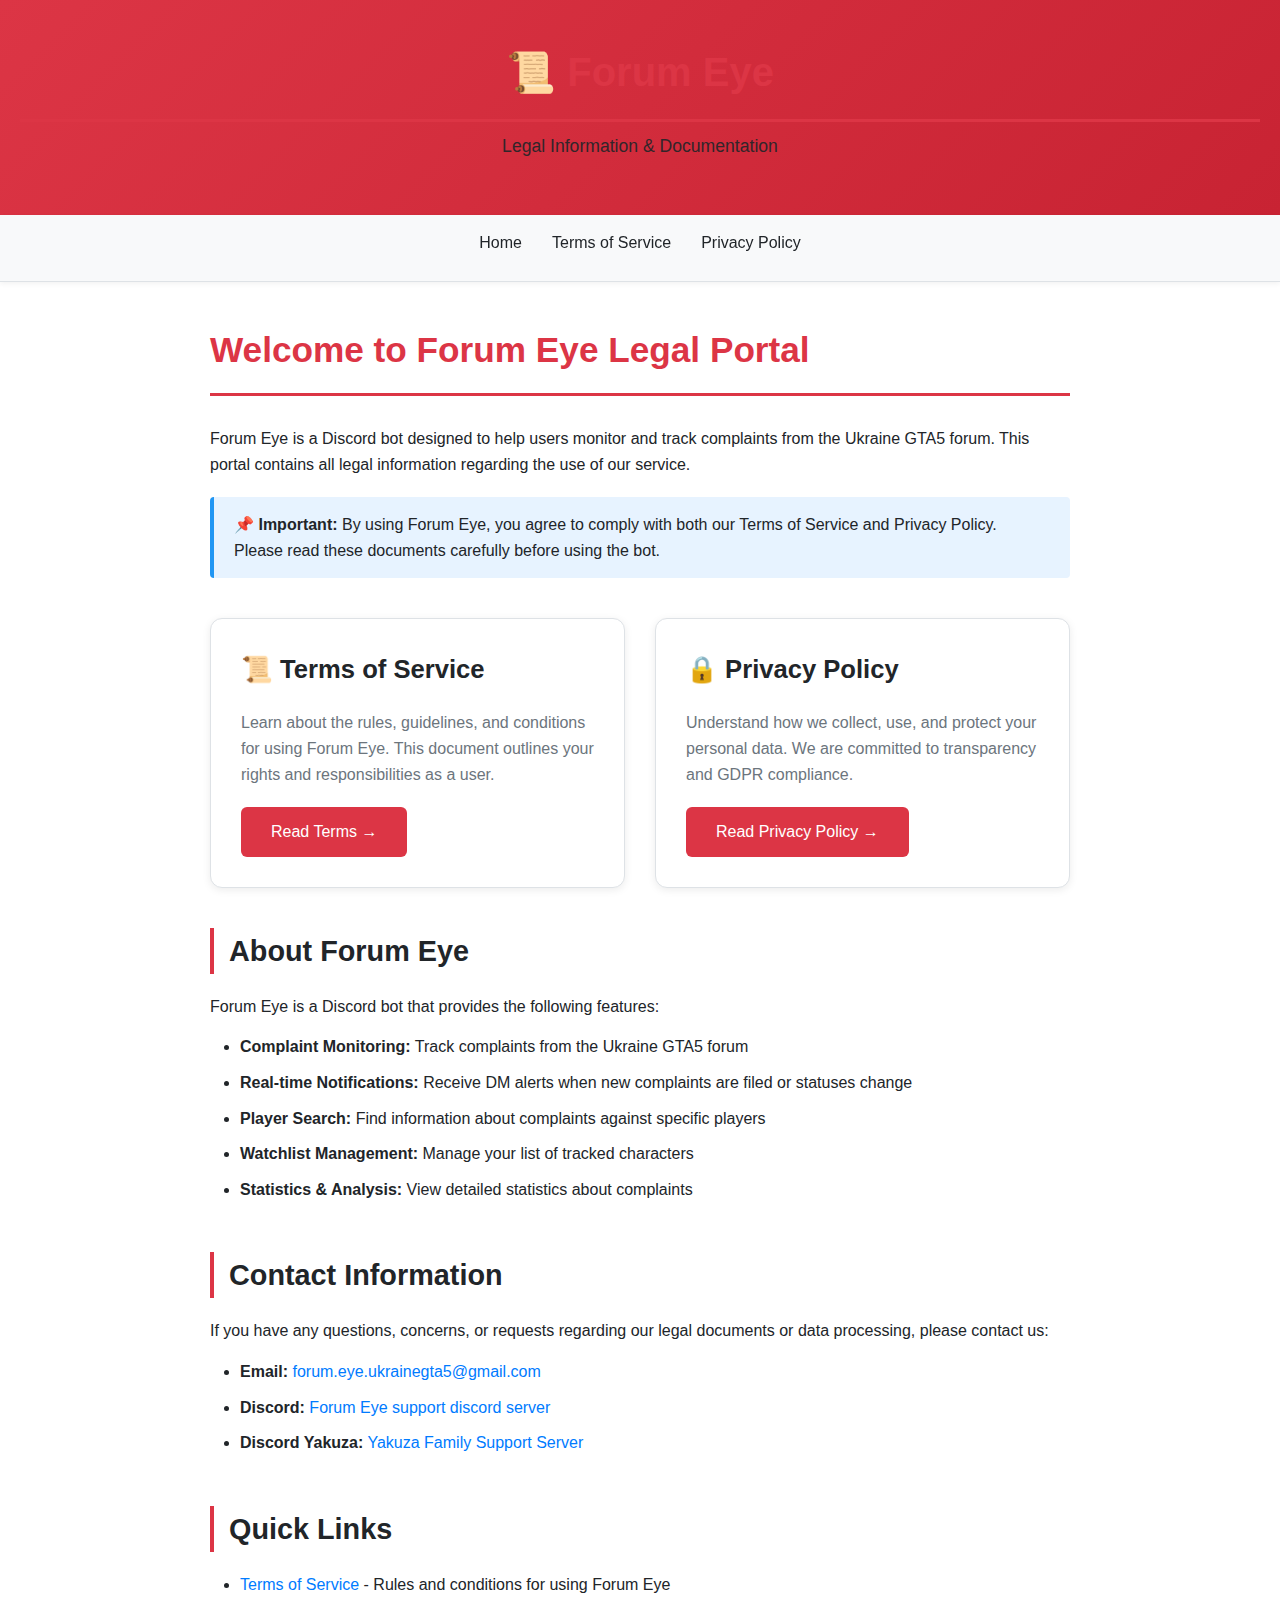
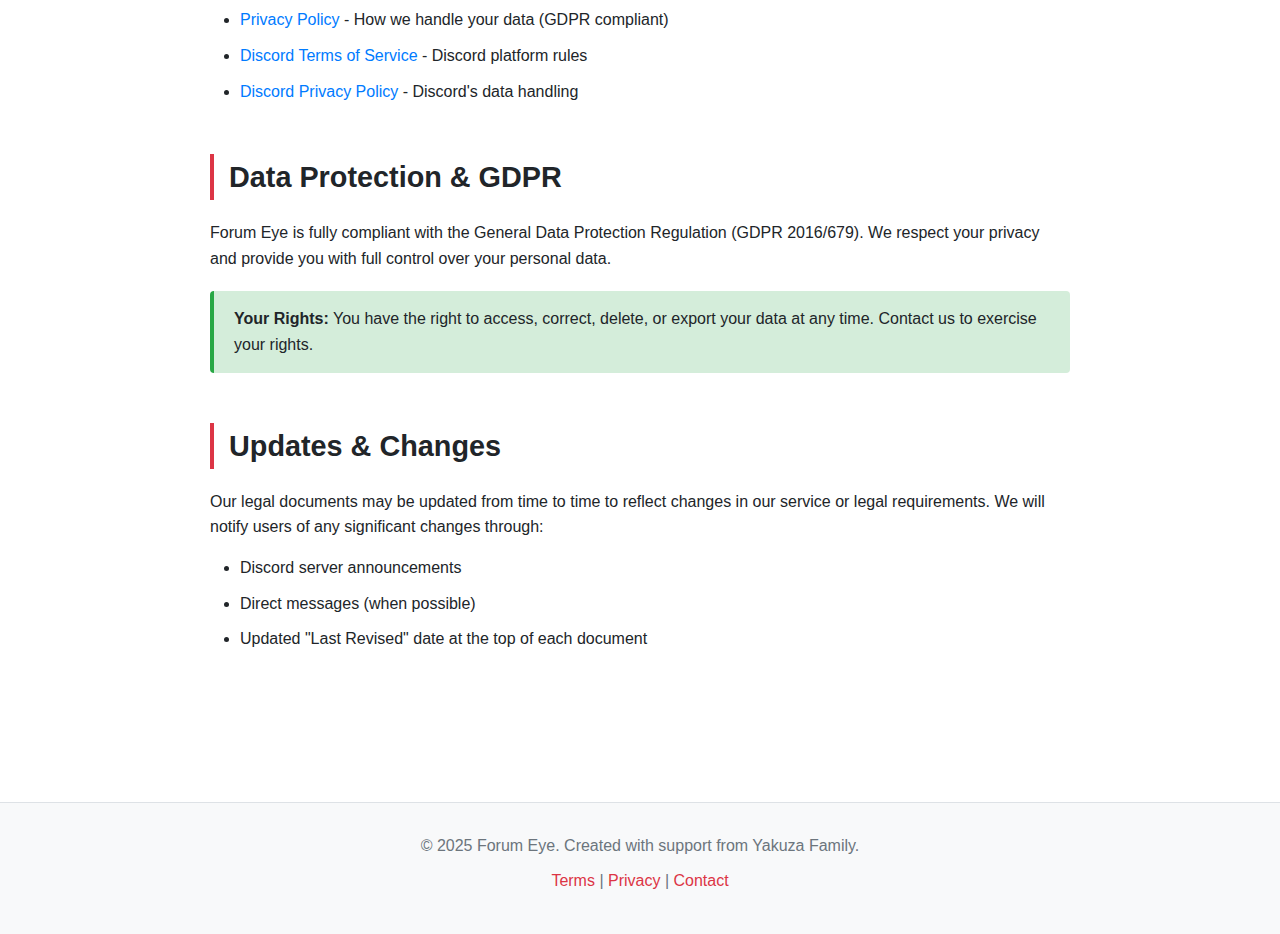
<file: index.html>
<!DOCTYPE html>
<html lang="en">
<head>
    <meta charset="UTF-8">
    <meta name="viewport" content="width=device-width, initial-scale=1.0">
    <meta name="description" content="Forum Eye - Discord bot for monitoring and tracking complaints from Ukraine GTA5 forum. Legal information, terms of service, and privacy policy.">
    <meta name="keywords" content="Forum Eye, Discord Bot, Ukraine GTA5, Privacy Policy, Terms of Service">
    <meta name="author" content="Forum Eye Team">
    <title>Forum Eye - Legal Information</title>
    <link rel="stylesheet" href="style.css">
</head>
<body>
    <header>
        <h1>📜 Forum Eye</h1>
        <p>Legal Information & Documentation</p>
    </header>

    <nav>
        <ul>
            <li><a href="index.html">Home</a></li>
            <li><a href="terms_of_service.html">Terms of Service</a></li>
            <li><a href="privacy_policy.html">Privacy Policy</a></li>            
        </ul>
    </nav>

    <div class="container">
        <div class="content">
            <h1>Welcome to Forum Eye Legal Portal</h1>

            <p>Forum Eye is a Discord bot designed to help users monitor and track complaints from the Ukraine GTA5 forum. This portal contains all legal information regarding the use of our service.</p>

            <div class="info-box">
                <strong>📌 Important:</strong> By using Forum Eye, you agree to comply with both our Terms of Service and Privacy Policy. Please read these documents carefully before using the bot.
            </div>

            <div class="cards">
                <div class="card">
                    <h2>📜 Terms of Service</h2>
                    <p>Learn about the rules, guidelines, and conditions for using Forum Eye. This document outlines your rights and responsibilities as a user.</p>
                    <a href="terms_of_service.html" class="btn">Read Terms →</a>
                </div>

                <div class="card">
                    <h2>🔒 Privacy Policy</h2>
                    <p>Understand how we collect, use, and protect your personal data. We are committed to transparency and GDPR compliance.</p>
                    <a href="privacy_policy.html" class="btn">Read Privacy Policy →</a>
                </div>
            </div>

            <section>
                <h2>About Forum Eye</h2>
                <p>Forum Eye is a Discord bot that provides the following features:</p>
                <ul>
                    <li><strong>Complaint Monitoring:</strong> Track complaints from the Ukraine GTA5 forum</li>
                    <li><strong>Real-time Notifications:</strong> Receive DM alerts when new complaints are filed or statuses change</li>
                    <li><strong>Player Search:</strong> Find information about complaints against specific players</li>
                    <li><strong>Watchlist Management:</strong> Manage your list of tracked characters</li>
                    <li><strong>Statistics & Analysis:</strong> View detailed statistics about complaints</li>
                </ul>
            </section>

            <section>
                <h2>Contact Information</h2>
                <p>If you have any questions, concerns, or requests regarding our legal documents or data processing, please contact us:</p>
                <ul>
                    <li><strong>Email:</strong> <a href="mailto:forum.eye.ukrainegta5@gmail.com">forum.eye.ukrainegta5@gmail.com</a></li>
                    <li><strong>Discord:</strong> <a href="https://discord.gg/SbVtdQgGWW" target="_blank">Forum Eye support discord server</a></li>
                    <li><strong>Discord Yakuza:</strong> <a href="https://discord.gg/yakuza-family" target="_blank">Yakuza Family Support Server</a></li>                </ul>
            </section>

            <section>
                <h2>Quick Links</h2>
                <ul>
                    <li><a href="terms_of_service.html">Terms of Service</a> - Rules and conditions for using Forum Eye</li>
                    <li><a href="privacy_policy.html">Privacy Policy</a> - How we handle your data (GDPR compliant)</li>
                    <li><a href="https://discord.com/terms" target="_blank">Discord Terms of Service</a> - Discord platform rules</li>
                    <li><a href="https://discord.com/privacy" target="_blank">Discord Privacy Policy</a> - Discord's data handling</li>
                </ul>
            </section>

            <section>
                <h2>Data Protection & GDPR</h2>
                <p>Forum Eye is fully compliant with the General Data Protection Regulation (GDPR 2016/679). We respect your privacy and provide you with full control over your personal data.</p>

                <div class="success-box">
                    <strong>Your Rights:</strong> You have the right to access, correct, delete, or export your data at any time. Contact us to exercise your rights.
                </div>
            </section>

            <section>
                <h2>Updates & Changes</h2>
                <p>Our legal documents may be updated from time to time to reflect changes in our service or legal requirements. We will notify users of any significant changes through:</p>
                <ul>
                    <li>Discord server announcements</li>
                    <li>Direct messages (when possible)</li>
                    <li>Updated "Last Revised" date at the top of each document</li>
                </ul>
            </section>
        </div>
    </div>

    <footer>
        <p>&copy; 2025 Forum Eye. Created with support from Yakuza Family.</p>
        <p>
            <a href="terms_of_service.html">Terms</a> |
            <a href="privacy_policy.html">Privacy</a> |
            <a href="mailto:forum.eye.ukrainegta5@gmail.com">Contact</a>
        </p>
    </footer>

    <a href="#" class="back-to-top" id="backToTop">↑</a>

    <script>
        // Back to top button
        window.addEventListener('scroll', function() {
            const backToTop = document.getElementById('backToTop');
            if (window.pageYOffset > 300) {
                backToTop.classList.add('visible');
            } else {
                backToTop.classList.remove('visible');
            }
        });

        document.getElementById('backToTop').addEventListener('click', function(e) {
            e.preventDefault();
            window.scrollTo({ top: 0, behavior: 'smooth' });
        });
    </script>
</body>
</html>
</file>
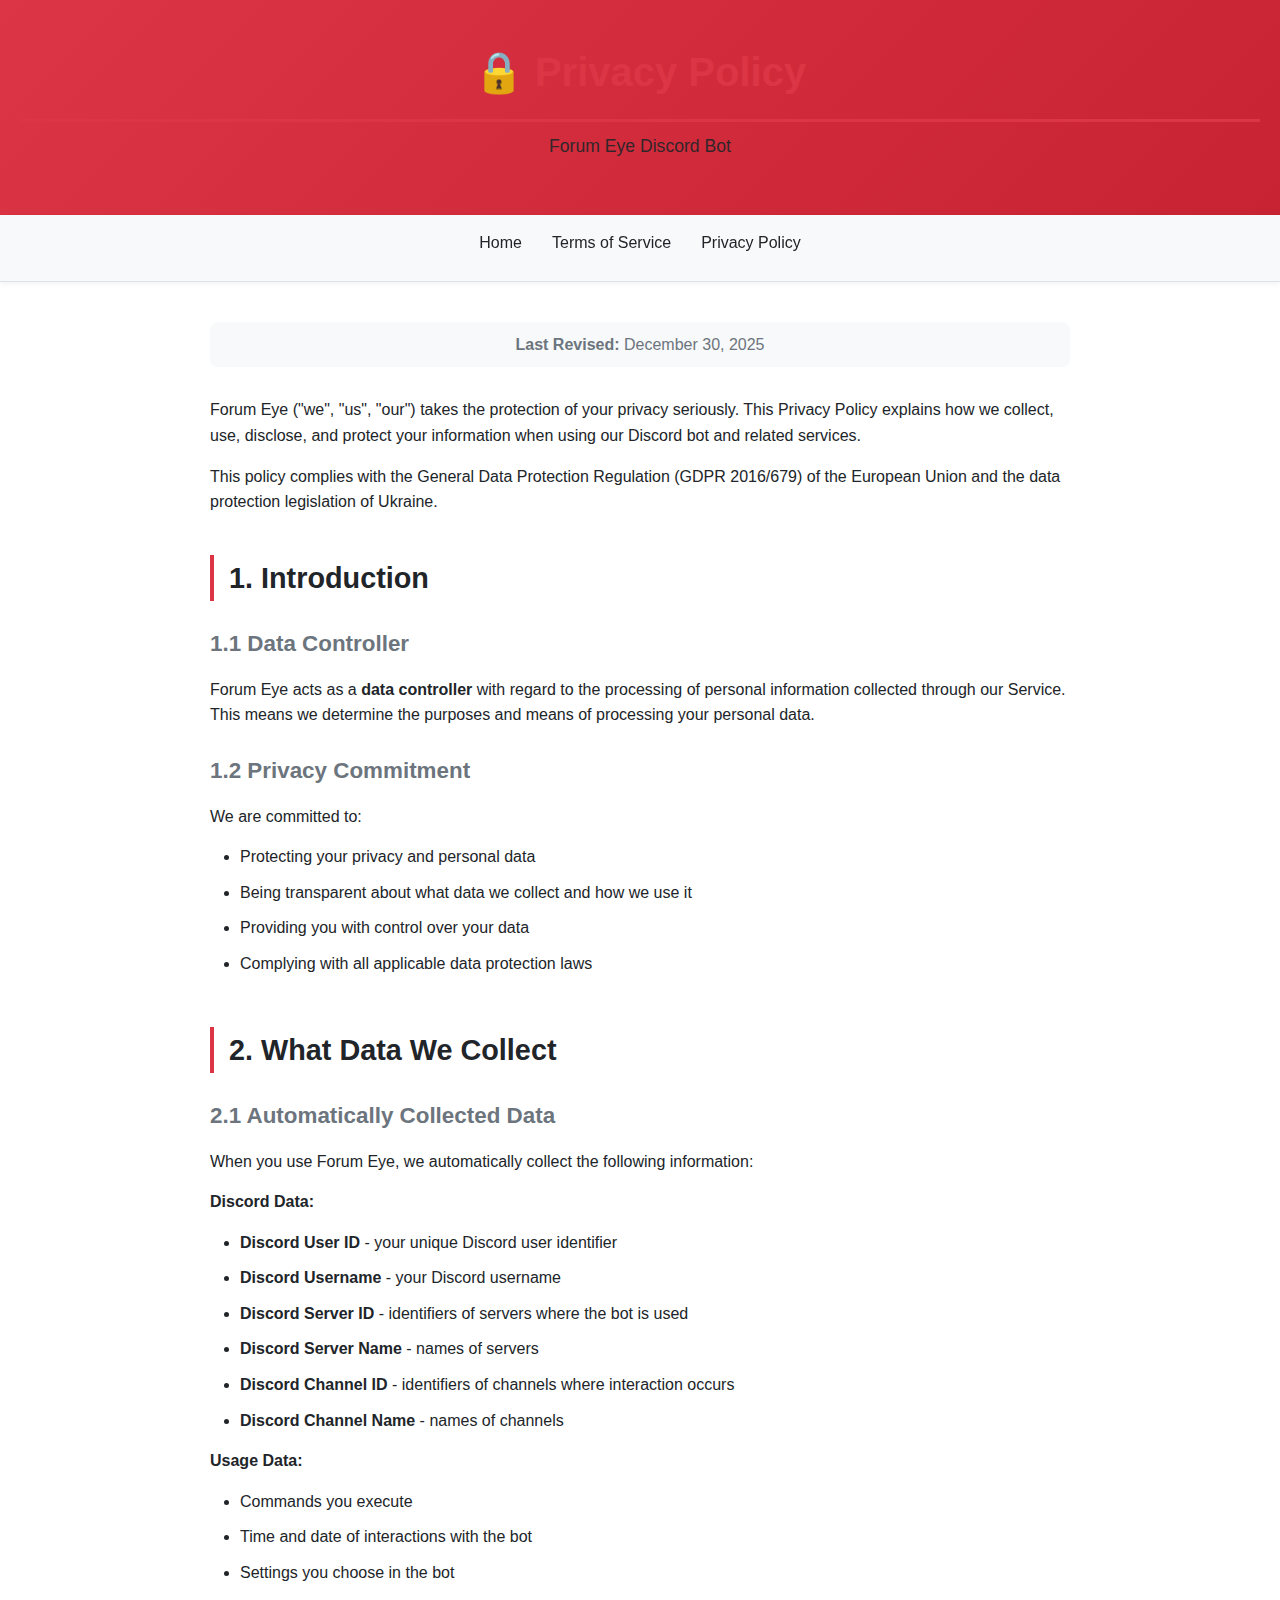
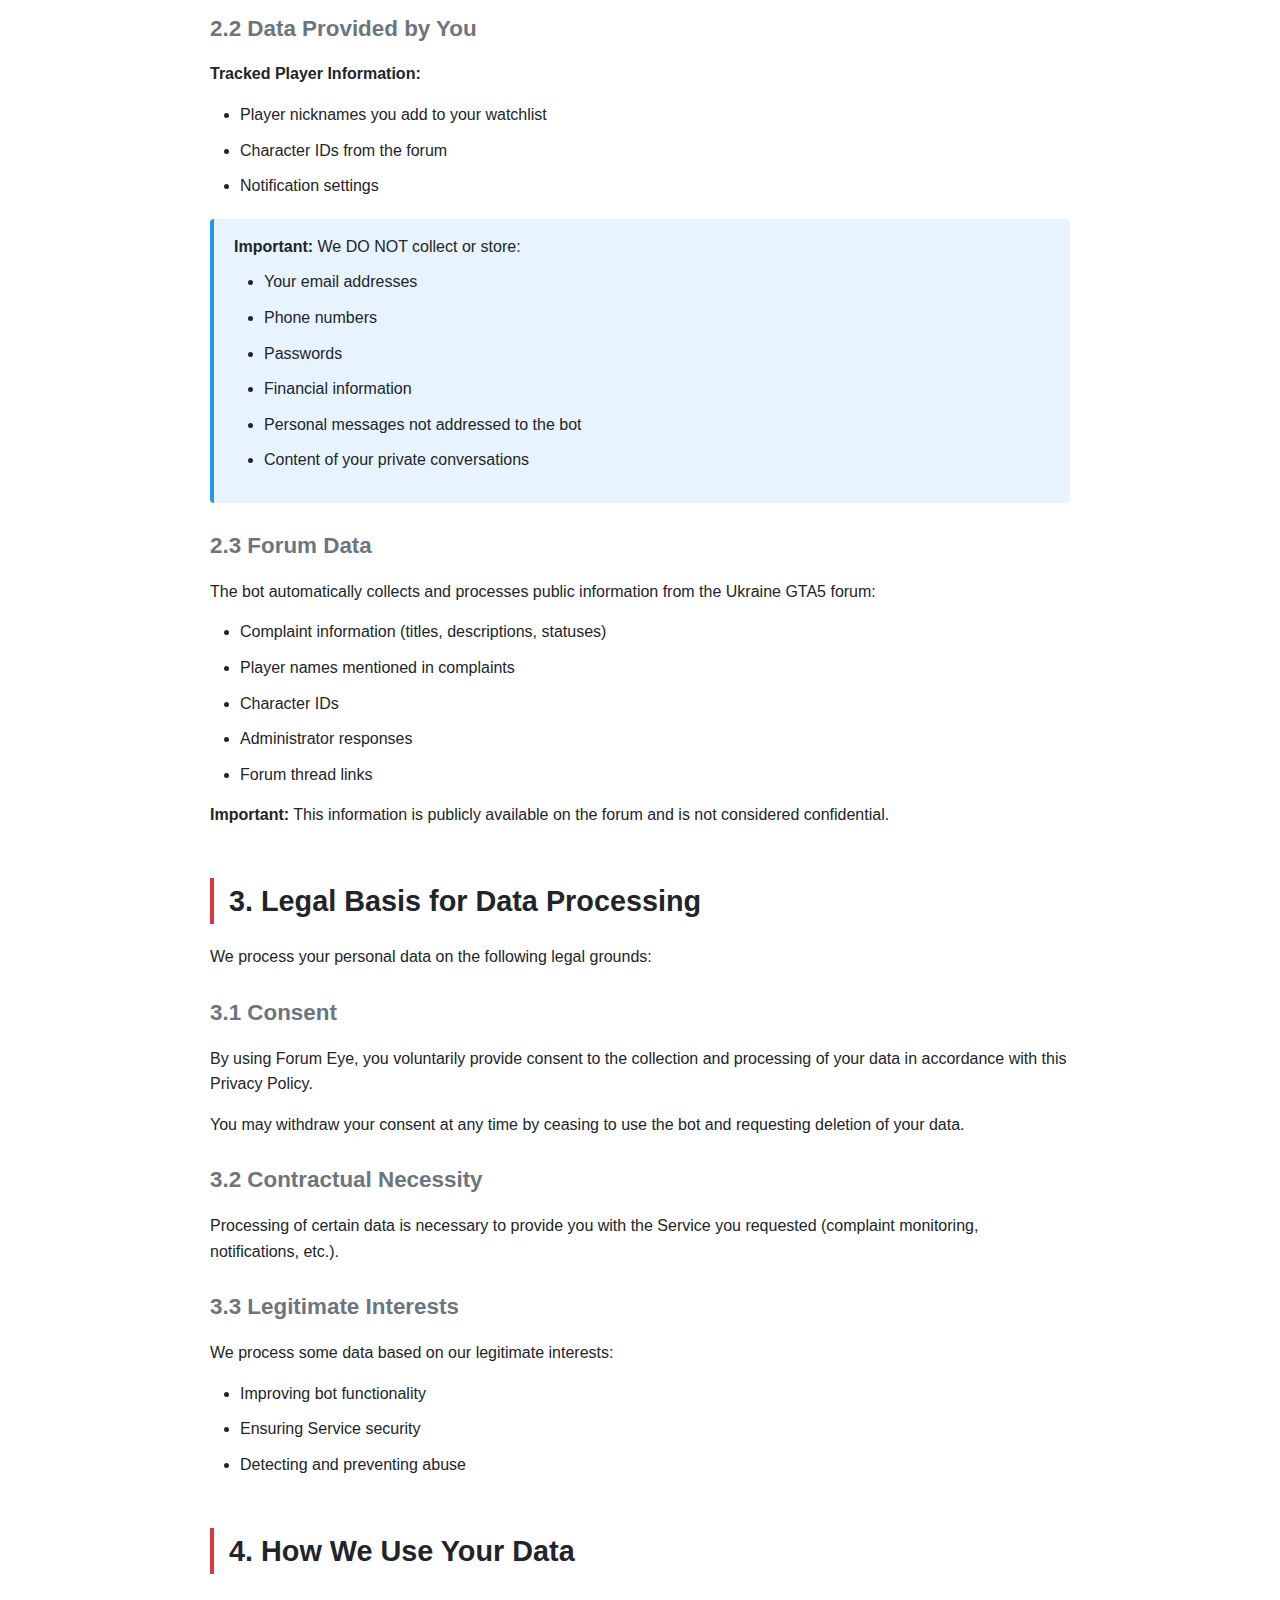
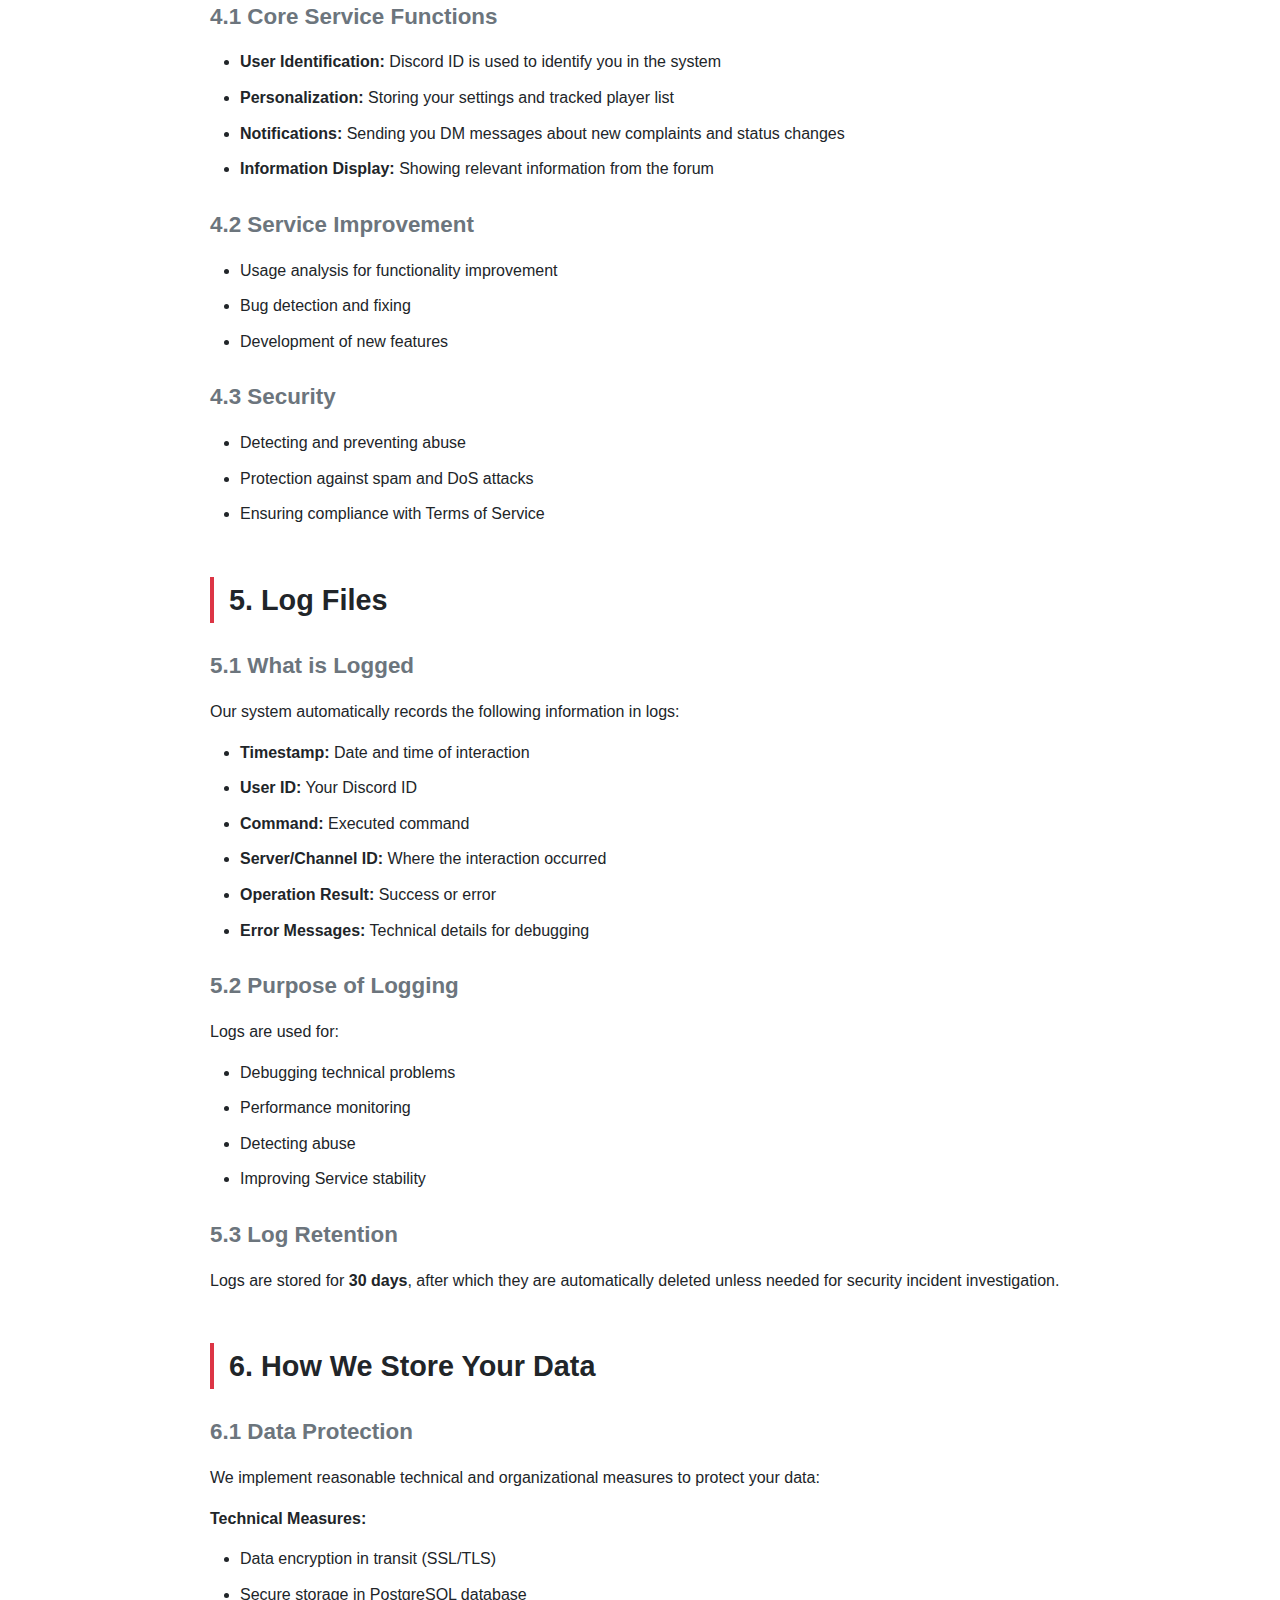
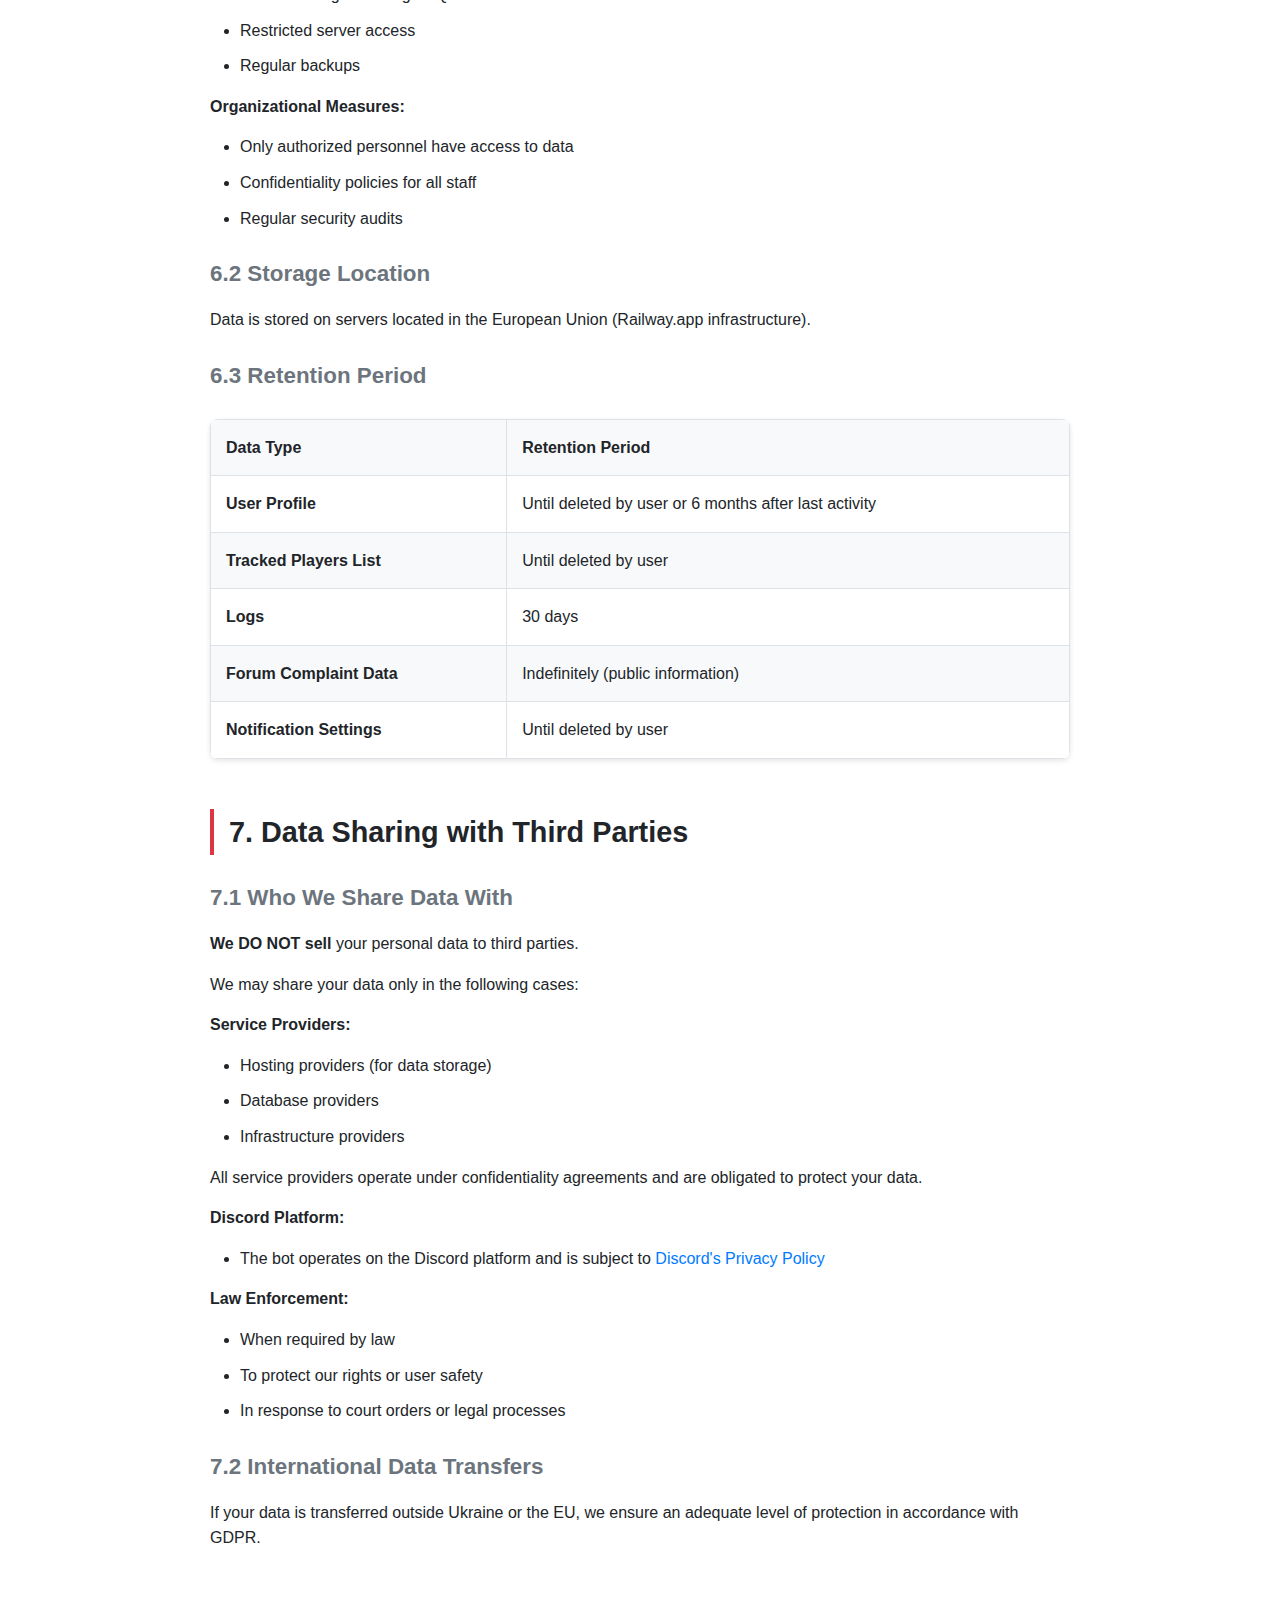
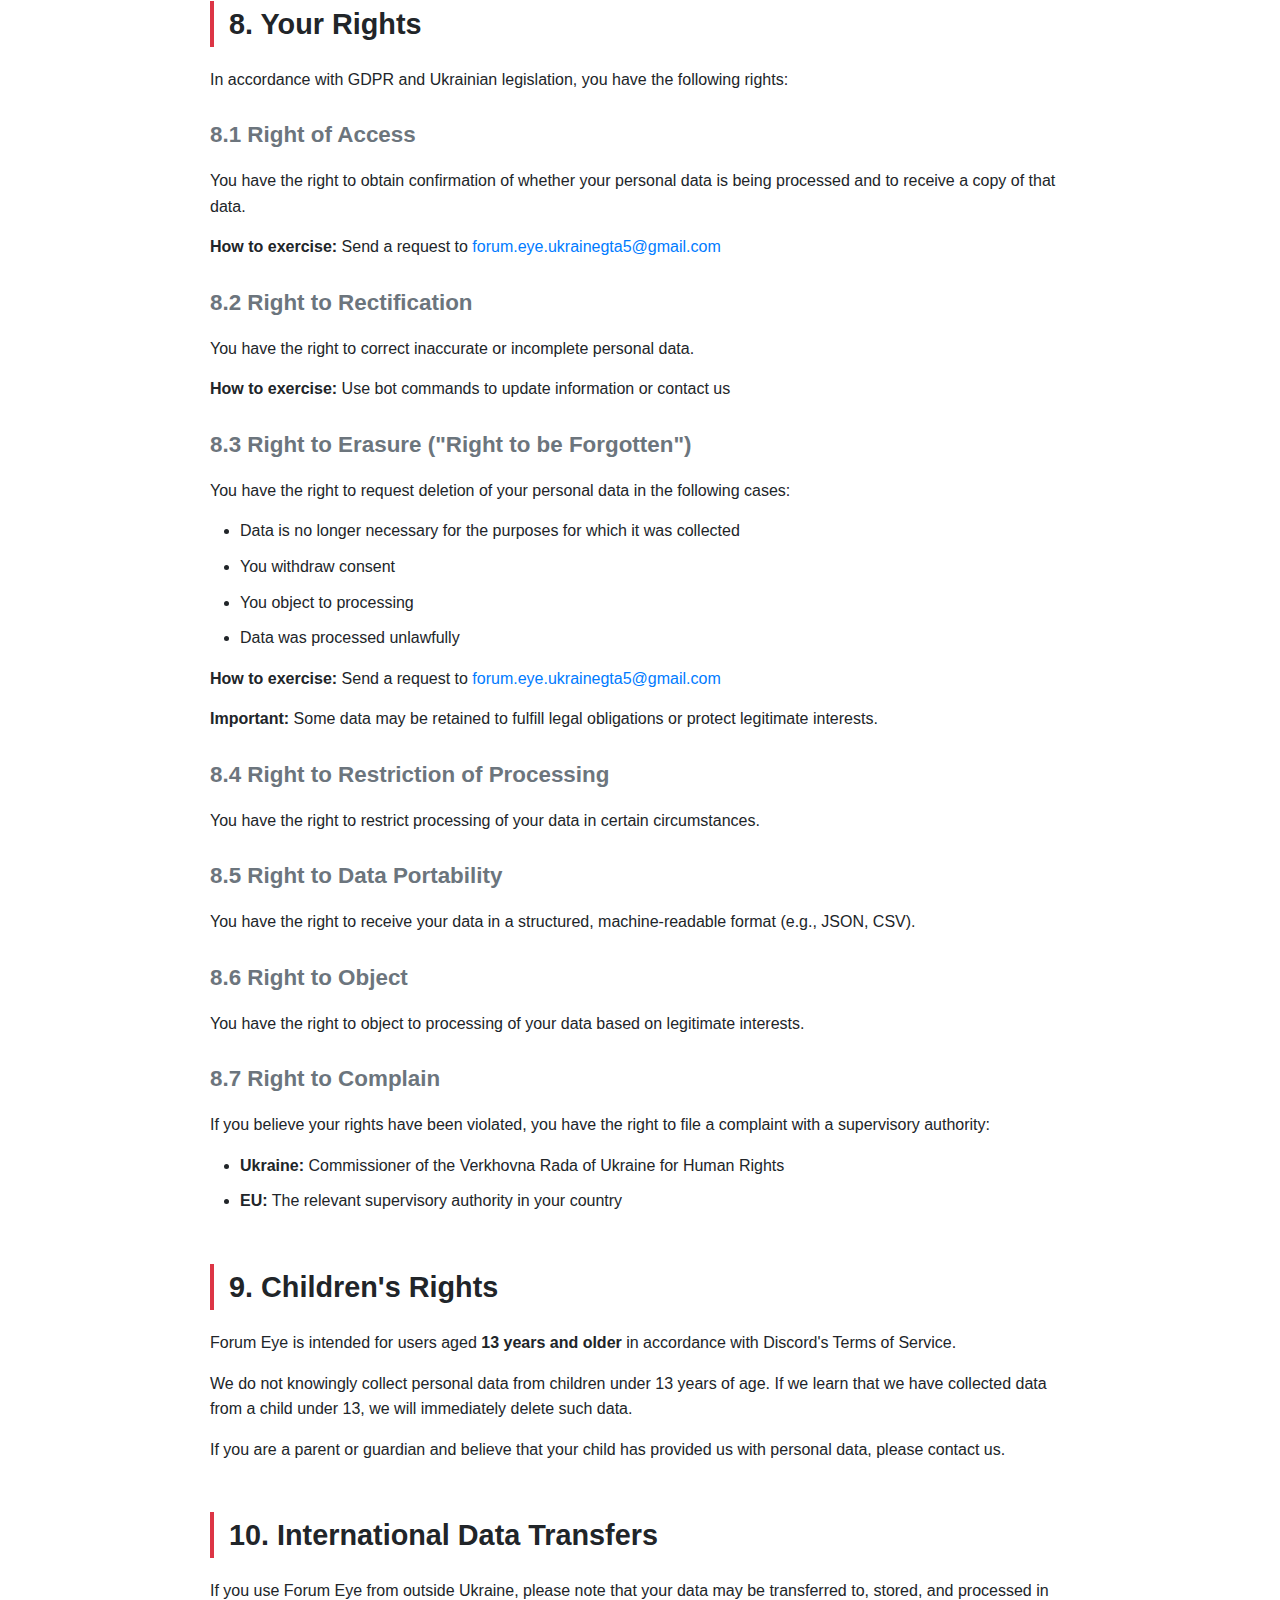
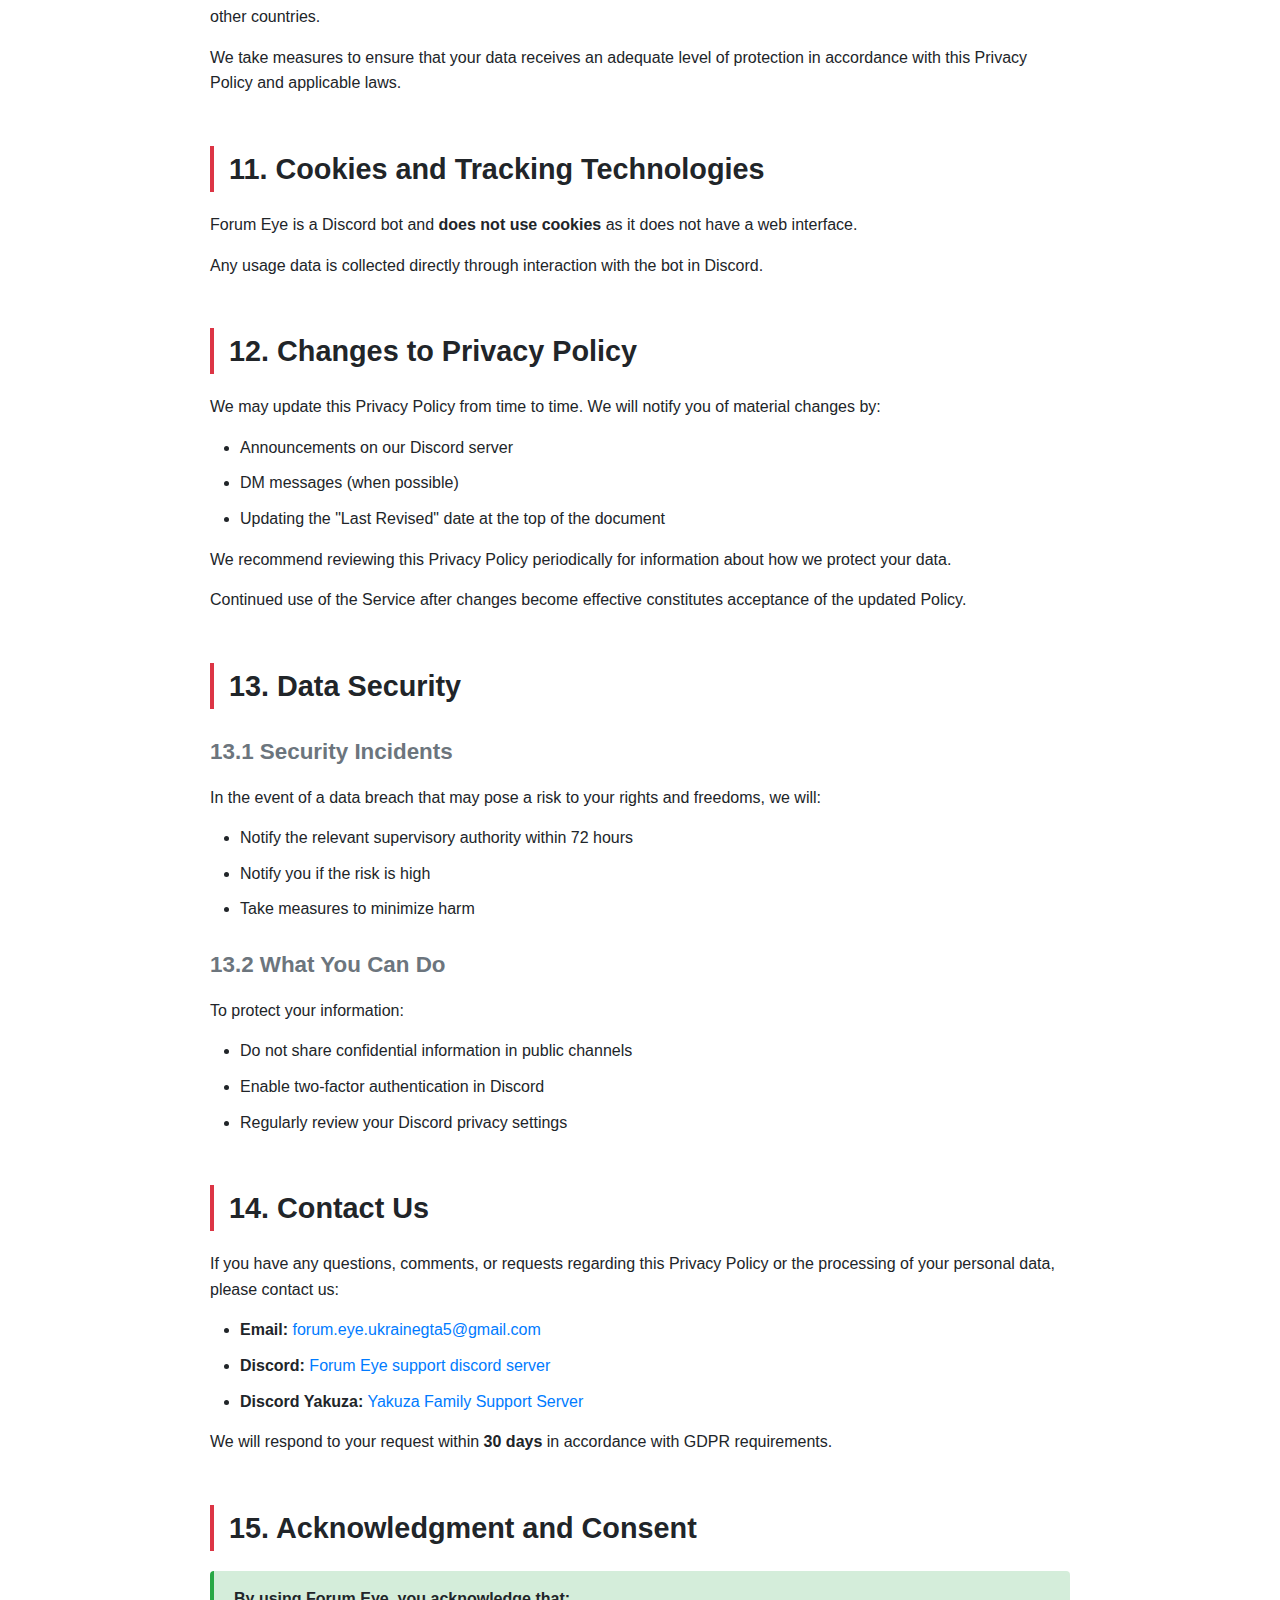
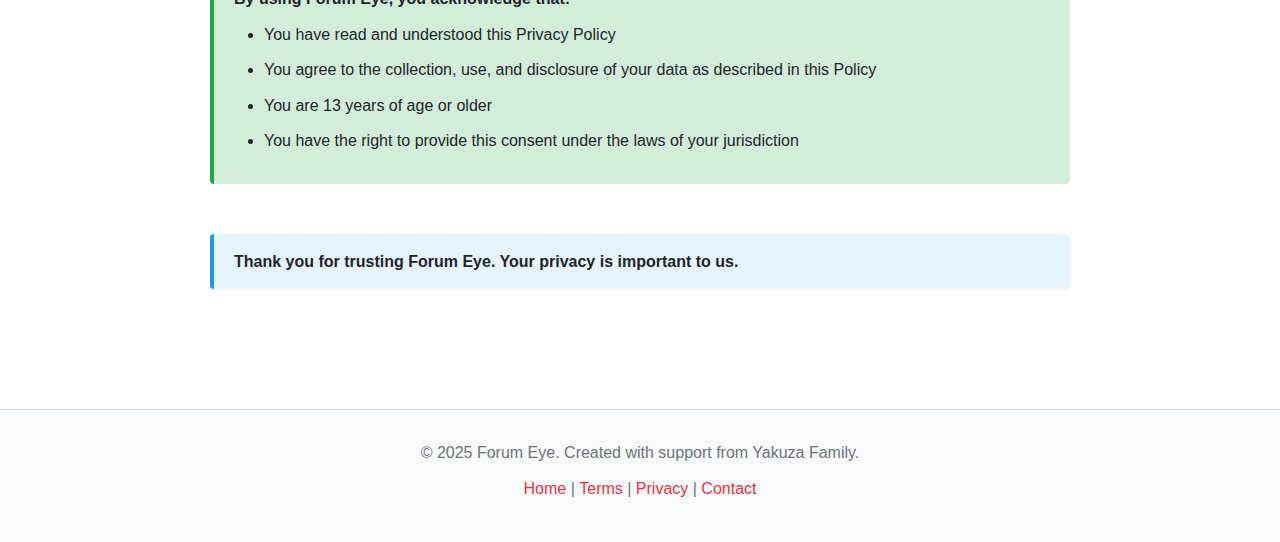
<file: privacy_policy.html>
<!DOCTYPE html>
<html lang="en">
<head>
    <meta charset="UTF-8">
    <meta name="viewport" content="width=device-width, initial-scale=1.0">
    <meta name="description" content="Forum Eye Privacy Policy - Learn how we collect, use, and protect your personal data in compliance with GDPR.">
    <meta name="keywords" content="Forum Eye, Privacy Policy, GDPR, Data Protection, Discord Bot">
    <title>Privacy Policy - Forum Eye</title>
    <link rel="stylesheet" href="style.css">
</head>
<body>
    <header>
        <h1>🔒 Privacy Policy</h1>
        <p>Forum Eye Discord Bot</p>
    </header>

    <nav>
        <ul>
            <li><a href="index.html">Home</a></li>
            <li><a href="terms_of_service.html">Terms of Service</a></li>
            <li><a href="privacy_policy.html">Privacy Policy</a></li>
        </ul>
    </nav>

    <div class="container">
        <div class="content">
            <div class="update-date">
                <strong>Last Revised:</strong> December 30, 2025
            </div>

            <p>Forum Eye ("we", "us", "our") takes the protection of your privacy seriously. This Privacy Policy explains how we collect, use, disclose, and protect your information when using our Discord bot and related services.</p>

            <p>This policy complies with the General Data Protection Regulation (GDPR 2016/679) of the European Union and the data protection legislation of Ukraine.</p>

            <section>
                <h2>1. Introduction</h2>

                <h3>1.1 Data Controller</h3>
                <p>Forum Eye acts as a <strong>data controller</strong> with regard to the processing of personal information collected through our Service. This means we determine the purposes and means of processing your personal data.</p>

                <h3>1.2 Privacy Commitment</h3>
                <p>We are committed to:</p>
                <ul>
                    <li>Protecting your privacy and personal data</li>
                    <li>Being transparent about what data we collect and how we use it</li>
                    <li>Providing you with control over your data</li>
                    <li>Complying with all applicable data protection laws</li>
                </ul>
            </section>

            <section>
                <h2>2. What Data We Collect</h2>

                <h3>2.1 Automatically Collected Data</h3>
                <p>When you use Forum Eye, we automatically collect the following information:</p>

                <p><strong>Discord Data:</strong></p>
                <ul>
                    <li><strong>Discord User ID</strong> - your unique Discord user identifier</li>
                    <li><strong>Discord Username</strong> - your Discord username</li>
                    <li><strong>Discord Server ID</strong> - identifiers of servers where the bot is used</li>
                    <li><strong>Discord Server Name</strong> - names of servers</li>
                    <li><strong>Discord Channel ID</strong> - identifiers of channels where interaction occurs</li>
                    <li><strong>Discord Channel Name</strong> - names of channels</li>
                </ul>

                <p><strong>Usage Data:</strong></p>
                <ul>
                    <li>Commands you execute</li>
                    <li>Time and date of interactions with the bot</li>
                    <li>Settings you choose in the bot</li>
                </ul>

                <h3>2.2 Data Provided by You</h3>
                <p><strong>Tracked Player Information:</strong></p>
                <ul>
                    <li>Player nicknames you add to your watchlist</li>
                    <li>Character IDs from the forum</li>
                    <li>Notification settings</li>
                </ul>

                <div class="info-box">
                    <strong>Important:</strong> We DO NOT collect or store:
                    <ul style="margin-top: 10px;">
                        <li>Your email addresses</li>
                        <li>Phone numbers</li>
                        <li>Passwords</li>
                        <li>Financial information</li>
                        <li>Personal messages not addressed to the bot</li>
                        <li>Content of your private conversations</li>
                    </ul>
                </div>

                <h3>2.3 Forum Data</h3>
                <p>The bot automatically collects and processes public information from the Ukraine GTA5 forum:</p>
                <ul>
                    <li>Complaint information (titles, descriptions, statuses)</li>
                    <li>Player names mentioned in complaints</li>
                    <li>Character IDs</li>
                    <li>Administrator responses</li>
                    <li>Forum thread links</li>
                </ul>
                <p><strong>Important:</strong> This information is publicly available on the forum and is not considered confidential.</p>
            </section>

            <section>
                <h2>3. Legal Basis for Data Processing</h2>
                <p>We process your personal data on the following legal grounds:</p>

                <h3>3.1 Consent</h3>
                <p>By using Forum Eye, you voluntarily provide consent to the collection and processing of your data in accordance with this Privacy Policy.</p>
                <p>You may withdraw your consent at any time by ceasing to use the bot and requesting deletion of your data.</p>

                <h3>3.2 Contractual Necessity</h3>
                <p>Processing of certain data is necessary to provide you with the Service you requested (complaint monitoring, notifications, etc.).</p>

                <h3>3.3 Legitimate Interests</h3>
                <p>We process some data based on our legitimate interests:</p>
                <ul>
                    <li>Improving bot functionality</li>
                    <li>Ensuring Service security</li>
                    <li>Detecting and preventing abuse</li>
                </ul>
            </section>

            <section>
                <h2>4. How We Use Your Data</h2>

                <h3>4.1 Core Service Functions</h3>
                <ul>
                    <li><strong>User Identification:</strong> Discord ID is used to identify you in the system</li>
                    <li><strong>Personalization:</strong> Storing your settings and tracked player list</li>
                    <li><strong>Notifications:</strong> Sending you DM messages about new complaints and status changes</li>
                    <li><strong>Information Display:</strong> Showing relevant information from the forum</li>
                </ul>

                <h3>4.2 Service Improvement</h3>
                <ul>
                    <li>Usage analysis for functionality improvement</li>
                    <li>Bug detection and fixing</li>
                    <li>Development of new features</li>
                </ul>

                <h3>4.3 Security</h3>
                <ul>
                    <li>Detecting and preventing abuse</li>
                    <li>Protection against spam and DoS attacks</li>
                    <li>Ensuring compliance with Terms of Service</li>
                </ul>
            </section>

            <section>
                <h2>5. Log Files</h2>

                <h3>5.1 What is Logged</h3>
                <p>Our system automatically records the following information in logs:</p>
                <ul>
                    <li><strong>Timestamp:</strong> Date and time of interaction</li>
                    <li><strong>User ID:</strong> Your Discord ID</li>
                    <li><strong>Command:</strong> Executed command</li>
                    <li><strong>Server/Channel ID:</strong> Where the interaction occurred</li>
                    <li><strong>Operation Result:</strong> Success or error</li>
                    <li><strong>Error Messages:</strong> Technical details for debugging</li>
                </ul>

                <h3>5.2 Purpose of Logging</h3>
                <p>Logs are used for:</p>
                <ul>
                    <li>Debugging technical problems</li>
                    <li>Performance monitoring</li>
                    <li>Detecting abuse</li>
                    <li>Improving Service stability</li>
                </ul>

                <h3>5.3 Log Retention</h3>
                <p>Logs are stored for <strong>30 days</strong>, after which they are automatically deleted unless needed for security incident investigation.</p>
            </section>

            <section>
                <h2>6. How We Store Your Data</h2>

                <h3>6.1 Data Protection</h3>
                <p>We implement reasonable technical and organizational measures to protect your data:</p>

                <p><strong>Technical Measures:</strong></p>
                <ul>
                    <li>Data encryption in transit (SSL/TLS)</li>
                    <li>Secure storage in PostgreSQL database</li>
                    <li>Restricted server access</li>
                    <li>Regular backups</li>
                </ul>

                <p><strong>Organizational Measures:</strong></p>
                <ul>
                    <li>Only authorized personnel have access to data</li>
                    <li>Confidentiality policies for all staff</li>
                    <li>Regular security audits</li>
                </ul>

                <h3>6.2 Storage Location</h3>
                <p>Data is stored on servers located in the European Union (Railway.app infrastructure).</p>

                <h3>6.3 Retention Period</h3>
                <table>
                    <thead>
                        <tr>
                            <th>Data Type</th>
                            <th>Retention Period</th>
                        </tr>
                    </thead>
                    <tbody>
                        <tr>
                            <td><strong>User Profile</strong></td>
                            <td>Until deleted by user or 6 months after last activity</td>
                        </tr>
                        <tr>
                            <td><strong>Tracked Players List</strong></td>
                            <td>Until deleted by user</td>
                        </tr>
                        <tr>
                            <td><strong>Logs</strong></td>
                            <td>30 days</td>
                        </tr>
                        <tr>
                            <td><strong>Forum Complaint Data</strong></td>
                            <td>Indefinitely (public information)</td>
                        </tr>
                        <tr>
                            <td><strong>Notification Settings</strong></td>
                            <td>Until deleted by user</td>
                        </tr>
                    </tbody>
                </table>
            </section>

            <section>
                <h2>7. Data Sharing with Third Parties</h2>

                <h3>7.1 Who We Share Data With</h3>
                <p><strong>We DO NOT sell</strong> your personal data to third parties.</p>

                <p>We may share your data only in the following cases:</p>

                <p><strong>Service Providers:</strong></p>
                <ul>
                    <li>Hosting providers (for data storage)</li>
                    <li>Database providers</li>
                    <li>Infrastructure providers</li>
                </ul>
                <p>All service providers operate under confidentiality agreements and are obligated to protect your data.</p>

                <p><strong>Discord Platform:</strong></p>
                <ul>
                    <li>The bot operates on the Discord platform and is subject to <a href="https://discord.com/privacy" target="_blank">Discord's Privacy Policy</a></li>
                </ul>

                <p><strong>Law Enforcement:</strong></p>
                <ul>
                    <li>When required by law</li>
                    <li>To protect our rights or user safety</li>
                    <li>In response to court orders or legal processes</li>
                </ul>

                <h3>7.2 International Data Transfers</h3>
                <p>If your data is transferred outside Ukraine or the EU, we ensure an adequate level of protection in accordance with GDPR.</p>
            </section>

            <section>
                <h2>8. Your Rights</h2>
                <p>In accordance with GDPR and Ukrainian legislation, you have the following rights:</p>

                <h3>8.1 Right of Access</h3>
                <p>You have the right to obtain confirmation of whether your personal data is being processed and to receive a copy of that data.</p>
                <p><strong>How to exercise:</strong> Send a request to <a href="mailto:forum.eye.ukrainegta5@gmail.com">forum.eye.ukrainegta5@gmail.com</a></p>

                <h3>8.2 Right to Rectification</h3>
                <p>You have the right to correct inaccurate or incomplete personal data.</p>
                <p><strong>How to exercise:</strong> Use bot commands to update information or contact us</p>

                <h3>8.3 Right to Erasure ("Right to be Forgotten")</h3>
                <p>You have the right to request deletion of your personal data in the following cases:</p>
                <ul>
                    <li>Data is no longer necessary for the purposes for which it was collected</li>
                    <li>You withdraw consent</li>
                    <li>You object to processing</li>
                    <li>Data was processed unlawfully</li>
                </ul>
                <p><strong>How to exercise:</strong> Send a request to <a href="mailto:forum.eye.ukrainegta5@gmail.com">forum.eye.ukrainegta5@gmail.com</a></p>
                <p><strong>Important:</strong> Some data may be retained to fulfill legal obligations or protect legitimate interests.</p>

                <h3>8.4 Right to Restriction of Processing</h3>
                <p>You have the right to restrict processing of your data in certain circumstances.</p>

                <h3>8.5 Right to Data Portability</h3>
                <p>You have the right to receive your data in a structured, machine-readable format (e.g., JSON, CSV).</p>

                <h3>8.6 Right to Object</h3>
                <p>You have the right to object to processing of your data based on legitimate interests.</p>

                <h3>8.7 Right to Complain</h3>
                <p>If you believe your rights have been violated, you have the right to file a complaint with a supervisory authority:</p>
                <ul>
                    <li><strong>Ukraine:</strong> Commissioner of the Verkhovna Rada of Ukraine for Human Rights</li>
                    <li><strong>EU:</strong> The relevant supervisory authority in your country</li>
                </ul>
            </section>

            <section>
                <h2>9. Children's Rights</h2>
                <p>Forum Eye is intended for users aged <strong>13 years and older</strong> in accordance with Discord's Terms of Service.</p>
                <p>We do not knowingly collect personal data from children under 13 years of age. If we learn that we have collected data from a child under 13, we will immediately delete such data.</p>
                <p>If you are a parent or guardian and believe that your child has provided us with personal data, please contact us.</p>
            </section>

            <section>
                <h2>10. International Data Transfers</h2>
                <p>If you use Forum Eye from outside Ukraine, please note that your data may be transferred to, stored, and processed in other countries.</p>
                <p>We take measures to ensure that your data receives an adequate level of protection in accordance with this Privacy Policy and applicable laws.</p>
            </section>

            <section>
                <h2>11. Cookies and Tracking Technologies</h2>
                <p>Forum Eye is a Discord bot and <strong>does not use cookies</strong> as it does not have a web interface.</p>
                <p>Any usage data is collected directly through interaction with the bot in Discord.</p>
            </section>

            <section>
                <h2>12. Changes to Privacy Policy</h2>
                <p>We may update this Privacy Policy from time to time. We will notify you of material changes by:</p>
                <ul>
                    <li>Announcements on our Discord server</li>
                    <li>DM messages (when possible)</li>
                    <li>Updating the "Last Revised" date at the top of the document</li>
                </ul>
                <p>We recommend reviewing this Privacy Policy periodically for information about how we protect your data.</p>
                <p>Continued use of the Service after changes become effective constitutes acceptance of the updated Policy.</p>
            </section>

            <section>
                <h2>13. Data Security</h2>

                <h3>13.1 Security Incidents</h3>
                <p>In the event of a data breach that may pose a risk to your rights and freedoms, we will:</p>
                <ul>
                    <li>Notify the relevant supervisory authority within 72 hours</li>
                    <li>Notify you if the risk is high</li>
                    <li>Take measures to minimize harm</li>
                </ul>

                <h3>13.2 What You Can Do</h3>
                <p>To protect your information:</p>
                <ul>
                    <li>Do not share confidential information in public channels</li>
                    <li>Enable two-factor authentication in Discord</li>
                    <li>Regularly review your Discord privacy settings</li>
                </ul>
            </section>

            <section>
                <h2>14. Contact Us</h2>
                <p>If you have any questions, comments, or requests regarding this Privacy Policy or the processing of your personal data, please contact us:</p>
                <ul>
                    <li><strong>Email:</strong> <a href="mailto:forum.eye.ukrainegta5@gmail.com">forum.eye.ukrainegta5@gmail.com</a></li>
                    <li><strong>Discord:</strong> <a href="https://discord.gg/SbVtdQgGWW" target="_blank">Forum Eye support discord server</a></li>
                    <li><strong>Discord Yakuza:</strong> <a href="https://discord.gg/Drk9Fm85K3" target="_blank">Yakuza Family Support Server</a></li>                </ul>
                </ul>
                <p>We will respond to your request within <strong>30 days</strong> in accordance with GDPR requirements.</p>
            </section>

            <section>
                <h2>15. Acknowledgment and Consent</h2>
                <div class="success-box">
                    <strong>By using Forum Eye, you acknowledge that:</strong>
                    <ul style="margin-top: 10px;">
                        <li>You have read and understood this Privacy Policy</li>
                        <li>You agree to the collection, use, and disclosure of your data as described in this Policy</li>
                        <li>You are 13 years of age or older</li>
                        <li>You have the right to provide this consent under the laws of your jurisdiction</li>
                    </ul>
                </div>
            </section>

            <div class="info-box" style="margin-top: 40px;">
                <strong>Thank you for trusting Forum Eye. Your privacy is important to us.</strong>
            </div>
        </div>
    </div>

    <footer>
        <p>&copy; 2025 Forum Eye. Created with support from Yakuza Family.</p>
        <p>
            <a href="index.html">Home</a> |
            <a href="terms_of_service.html">Terms</a> |
            <a href="privacy_policy.html">Privacy</a> |
            <a href="mailto:forum.eye.ukrainegta5@gmail.com">Contact</a>
        </p>
    </footer>

    <a href="#" class="back-to-top" id="backToTop">↑</a>

    <script>
        // Back to top button
        window.addEventListener('scroll', function() {
            const backToTop = document.getElementById('backToTop');
            if (window.pageYOffset > 300) {
                backToTop.classList.add('visible');
            } else {
                backToTop.classList.remove('visible');
            }
        });

        document.getElementById('backToTop').addEventListener('click', function(e) {
            e.preventDefault();
            window.scrollTo({ top: 0, behavior: 'smooth' });
        });
    </script>
</body>
</html>
</file>
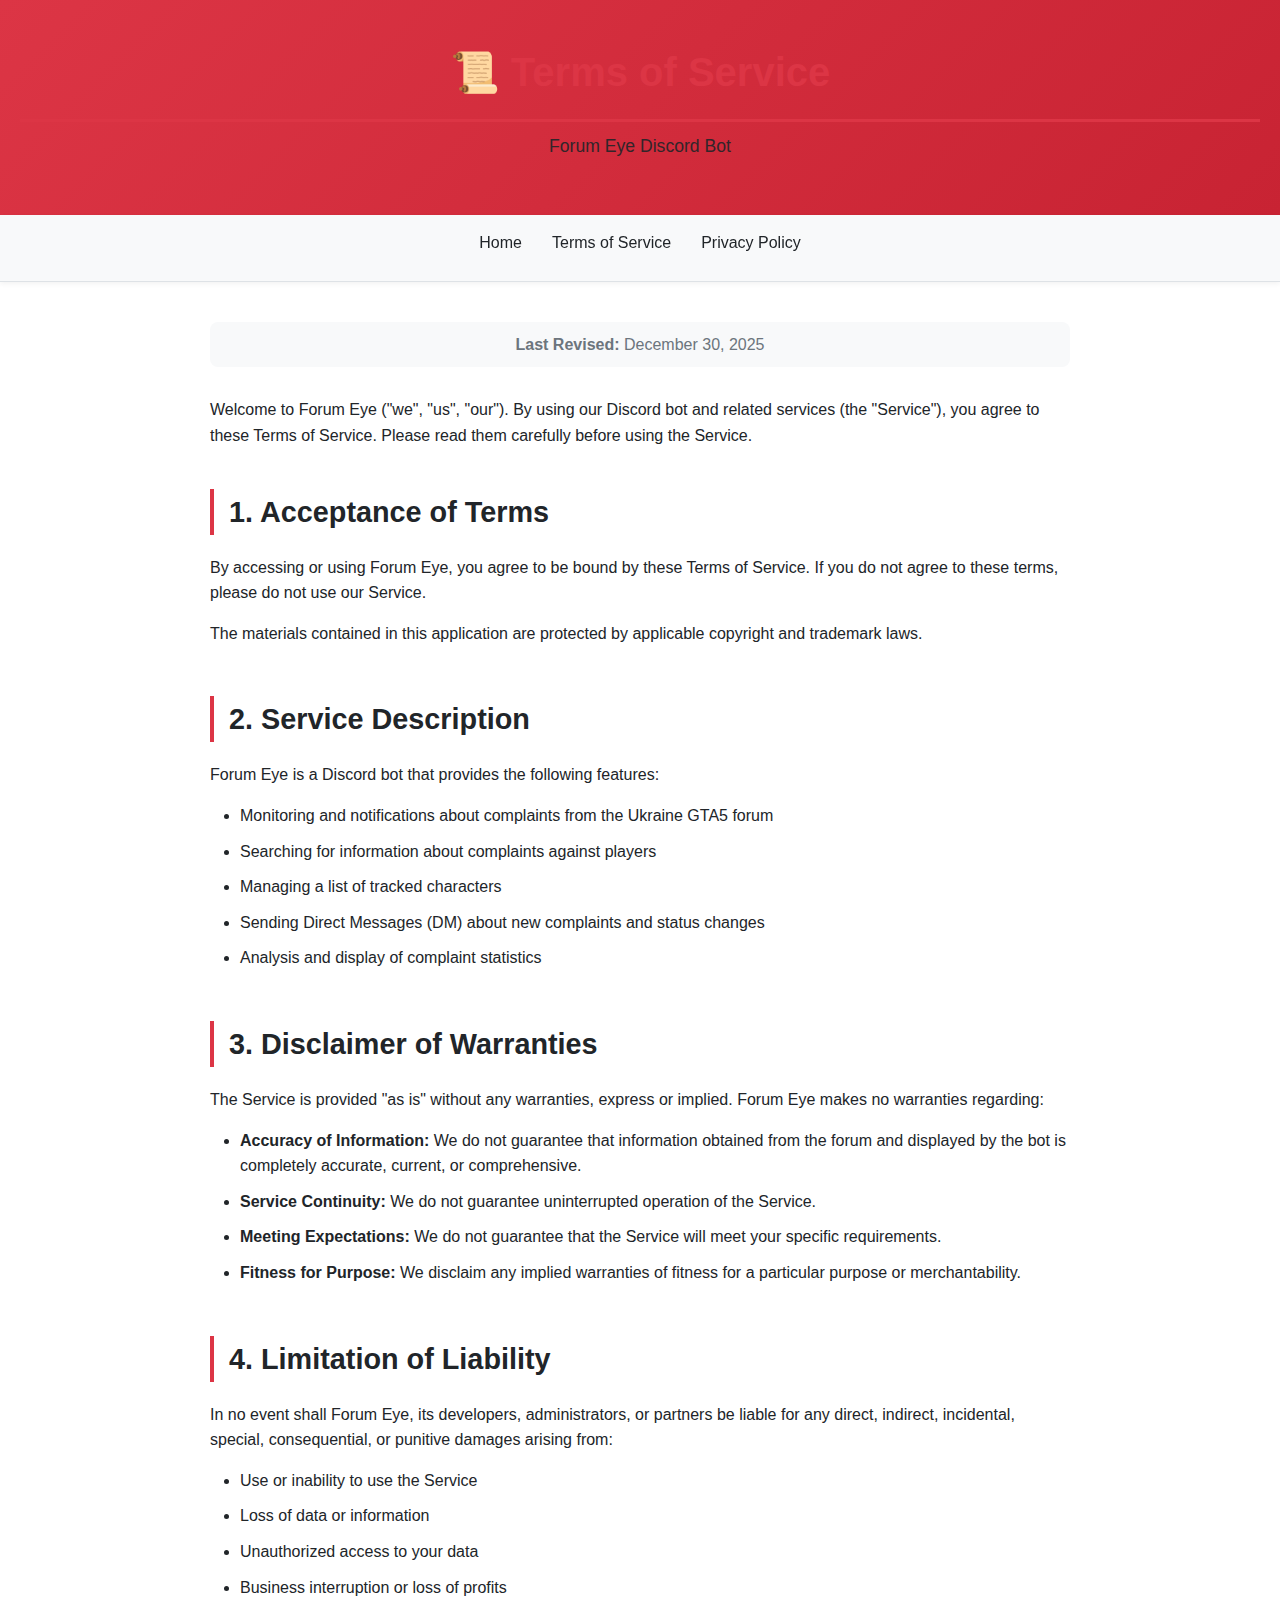
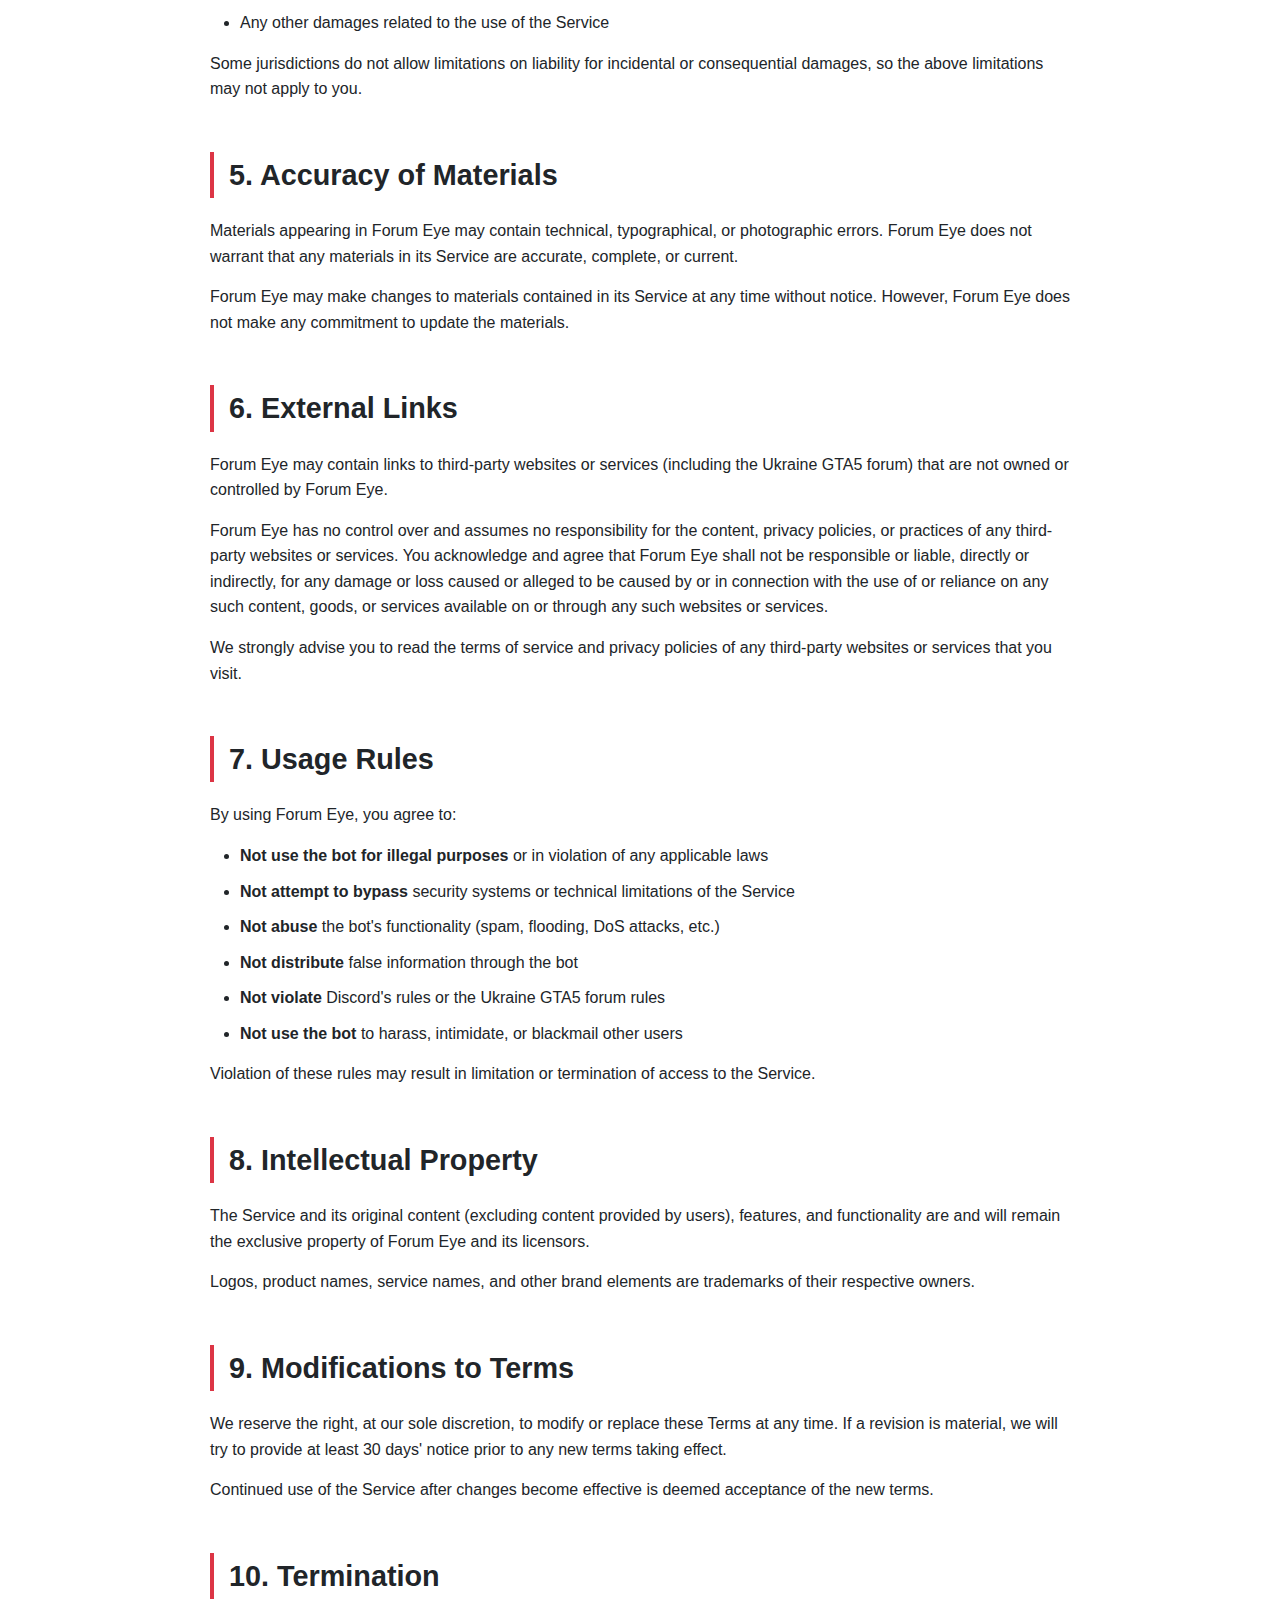
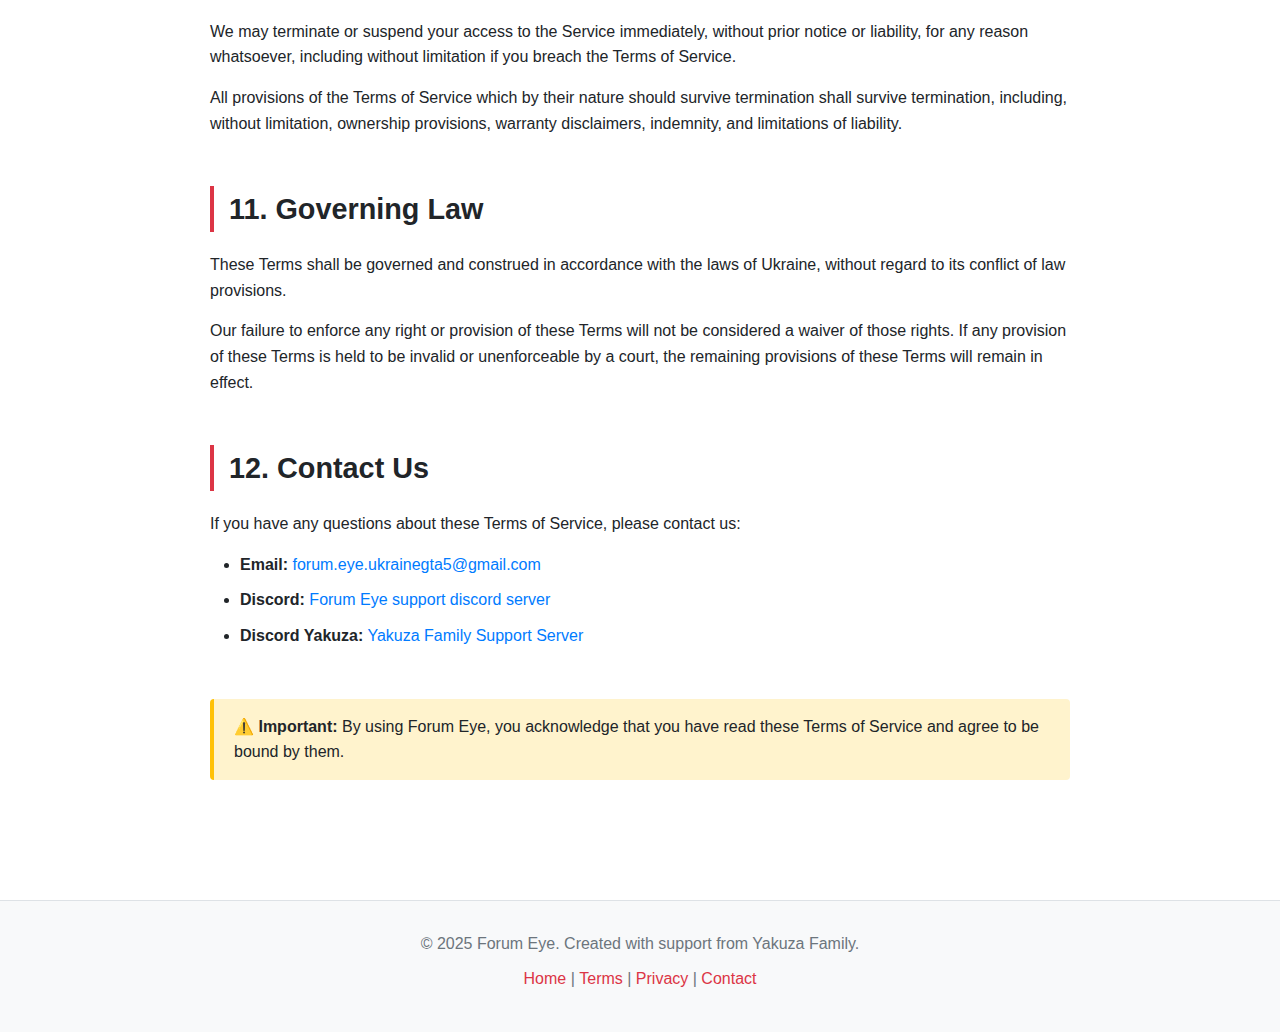
<file: terms_of_service.html>
<!DOCTYPE html>
<html lang="en">
<head>
    <meta charset="UTF-8">
    <meta name="viewport" content="width=device-width, initial-scale=1.0">
    <meta name="description" content="Forum Eye Terms of Service - Rules and conditions for using our Discord bot service.">
    <meta name="keywords" content="Forum Eye, Terms of Service, Discord Bot, Legal">
    <title>Terms of Service - Forum Eye</title>
    <link rel="stylesheet" href="style.css">
</head>
<body>
    <header>
        <h1>📜 Terms of Service</h1>
        <p>Forum Eye Discord Bot</p>
    </header>

    <nav>
        <ul>
            <li><a href="index.html">Home</a></li>
            <li><a href="terms_of_service.html">Terms of Service</a></li>
            <li><a href="privacy_policy.html">Privacy Policy</a></li>
        </ul>
    </nav>

    <div class="container">
        <div class="content">
            <div class="update-date">
                <strong>Last Revised:</strong> December 30, 2025
            </div>

            <p>Welcome to Forum Eye ("we", "us", "our"). By using our Discord bot and related services (the "Service"), you agree to these Terms of Service. Please read them carefully before using the Service.</p>

            <section>
                <h2>1. Acceptance of Terms</h2>
                <p>By accessing or using Forum Eye, you agree to be bound by these Terms of Service. If you do not agree to these terms, please do not use our Service.</p>
                <p>The materials contained in this application are protected by applicable copyright and trademark laws.</p>
            </section>

            <section>
                <h2>2. Service Description</h2>
                <p>Forum Eye is a Discord bot that provides the following features:</p>
                <ul>
                    <li>Monitoring and notifications about complaints from the Ukraine GTA5 forum</li>
                    <li>Searching for information about complaints against players</li>
                    <li>Managing a list of tracked characters</li>
                    <li>Sending Direct Messages (DM) about new complaints and status changes</li>
                    <li>Analysis and display of complaint statistics</li>
                </ul>
            </section>

            <section>
                <h2>3. Disclaimer of Warranties</h2>
                <p>The Service is provided "as is" without any warranties, express or implied. Forum Eye makes no warranties regarding:</p>
                <ul>
                    <li><strong>Accuracy of Information:</strong> We do not guarantee that information obtained from the forum and displayed by the bot is completely accurate, current, or comprehensive.</li>
                    <li><strong>Service Continuity:</strong> We do not guarantee uninterrupted operation of the Service.</li>
                    <li><strong>Meeting Expectations:</strong> We do not guarantee that the Service will meet your specific requirements.</li>
                    <li><strong>Fitness for Purpose:</strong> We disclaim any implied warranties of fitness for a particular purpose or merchantability.</li>
                </ul>
            </section>

            <section>
                <h2>4. Limitation of Liability</h2>
                <p>In no event shall Forum Eye, its developers, administrators, or partners be liable for any direct, indirect, incidental, special, consequential, or punitive damages arising from:</p>
                <ul>
                    <li>Use or inability to use the Service</li>
                    <li>Loss of data or information</li>
                    <li>Unauthorized access to your data</li>
                    <li>Business interruption or loss of profits</li>
                    <li>Any other damages related to the use of the Service</li>
                </ul>
                <p>Some jurisdictions do not allow limitations on liability for incidental or consequential damages, so the above limitations may not apply to you.</p>
            </section>

            <section>
                <h2>5. Accuracy of Materials</h2>
                <p>Materials appearing in Forum Eye may contain technical, typographical, or photographic errors. Forum Eye does not warrant that any materials in its Service are accurate, complete, or current.</p>
                <p>Forum Eye may make changes to materials contained in its Service at any time without notice. However, Forum Eye does not make any commitment to update the materials.</p>
            </section>

            <section>
                <h2>6. External Links</h2>
                <p>Forum Eye may contain links to third-party websites or services (including the Ukraine GTA5 forum) that are not owned or controlled by Forum Eye.</p>
                <p>Forum Eye has no control over and assumes no responsibility for the content, privacy policies, or practices of any third-party websites or services. You acknowledge and agree that Forum Eye shall not be responsible or liable, directly or indirectly, for any damage or loss caused or alleged to be caused by or in connection with the use of or reliance on any such content, goods, or services available on or through any such websites or services.</p>
                <p>We strongly advise you to read the terms of service and privacy policies of any third-party websites or services that you visit.</p>
            </section>

            <section>
                <h2>7. Usage Rules</h2>
                <p>By using Forum Eye, you agree to:</p>
                <ul>
                    <li><strong>Not use the bot for illegal purposes</strong> or in violation of any applicable laws</li>
                    <li><strong>Not attempt to bypass</strong> security systems or technical limitations of the Service</li>
                    <li><strong>Not abuse</strong> the bot's functionality (spam, flooding, DoS attacks, etc.)</li>
                    <li><strong>Not distribute</strong> false information through the bot</li>
                    <li><strong>Not violate</strong> Discord's rules or the Ukraine GTA5 forum rules</li>
                    <li><strong>Not use the bot</strong> to harass, intimidate, or blackmail other users</li>
                </ul>
                <p>Violation of these rules may result in limitation or termination of access to the Service.</p>
            </section>

            <section>
                <h2>8. Intellectual Property</h2>
                <p>The Service and its original content (excluding content provided by users), features, and functionality are and will remain the exclusive property of Forum Eye and its licensors.</p>
                <p>Logos, product names, service names, and other brand elements are trademarks of their respective owners.</p>
            </section>

            <section>
                <h2>9. Modifications to Terms</h2>
                <p>We reserve the right, at our sole discretion, to modify or replace these Terms at any time. If a revision is material, we will try to provide at least 30 days' notice prior to any new terms taking effect.</p>
                <p>Continued use of the Service after changes become effective is deemed acceptance of the new terms.</p>
            </section>

            <section>
                <h2>10. Termination</h2>
                <p>We may terminate or suspend your access to the Service immediately, without prior notice or liability, for any reason whatsoever, including without limitation if you breach the Terms of Service.</p>
                <p>All provisions of the Terms of Service which by their nature should survive termination shall survive termination, including, without limitation, ownership provisions, warranty disclaimers, indemnity, and limitations of liability.</p>
            </section>

            <section>
                <h2>11. Governing Law</h2>
                <p>These Terms shall be governed and construed in accordance with the laws of Ukraine, without regard to its conflict of law provisions.</p>
                <p>Our failure to enforce any right or provision of these Terms will not be considered a waiver of those rights. If any provision of these Terms is held to be invalid or unenforceable by a court, the remaining provisions of these Terms will remain in effect.</p>
            </section>

            <section>
                <h2>12. Contact Us</h2>
                <p>If you have any questions about these Terms of Service, please contact us:</p>
                <ul>
                    <li><strong>Email:</strong> <a href="mailto:forum.eye.ukrainegta5@gmail.com">forum.eye.ukrainegta5@gmail.com</a></li>
                    <li><strong>Discord:</strong> <a href="https://discord.gg/SbVtdQgGWW" target="_blank">Forum Eye support discord server</a></li>
                    <li><strong>Discord Yakuza:</strong> <a href="https://discord.gg/Drk9Fm85K3" target="_blank">Yakuza Family Support Server</a></li></ul>
            </section>

            <div class="warning-box">
                <strong>⚠️ Important:</strong> By using Forum Eye, you acknowledge that you have read these Terms of Service and agree to be bound by them.
            </div>
        </div>
    </div>

    <footer>
        <p>&copy; 2025 Forum Eye. Created with support from Yakuza Family.</p>
        <p>
            <a href="index.html">Home</a> |
            <a href="terms_of_service.html">Terms</a> |
            <a href="privacy_policy.html">Privacy</a> |
            <a href="mailto:forum.eye.ukrainegta5@gmail.com">Contact</a>
        </p>
    </footer>

    <a href="#" class="back-to-top" id="backToTop">↑</a>

    <script>
        // Back to top button
        window.addEventListener('scroll', function() {
            const backToTop = document.getElementById('backToTop');
            if (window.pageYOffset > 300) {
                backToTop.classList.add('visible');
            } else {
                backToTop.classList.remove('visible');
            }
        });

        document.getElementById('backToTop').addEventListener('click', function(e) {
            e.preventDefault();
            window.scrollTo({ top: 0, behavior: 'smooth' });
        });
    </script>
</body>
</html>
</file>
<file: style.css>
/* Forum Eye Legal Pages - Styles */

* {
    margin: 0;
    padding: 0;
    box-sizing: border-box;
}

:root {
    --primary-color: #dc3545;
    --primary-dark: #c82333;
    --text-color: #212529;
    --text-muted: #6c757d;
    --bg-light: #f8f9fa;
    --border-color: #dee2e6;
    --link-color: #007bff;
    --link-hover: #0056b3;
}

body {
    font-family: -apple-system, BlinkMacSystemFont, 'Segoe UI', Roboto, 'Helvetica Neue', Arial, sans-serif;
    line-height: 1.6;
    color: var(--text-color);
    background: #fff;
    padding: 0;
    margin: 0;
}

/* Header */
header {
    background: linear-gradient(135deg, var(--primary-color) 0%, var(--primary-dark) 100%);
    color: white;
    padding: 40px 20px;
    text-align: center;
    box-shadow: 0 2px 10px rgba(0,0,0,0.1);
}

header h1 {
    font-size: 2.5rem;
    margin-bottom: 10px;
    font-weight: 700;
}

header p {
    font-size: 1.1rem;
    opacity: 0.9;
}

/* Navigation */
nav {
    background: var(--bg-light);
    padding: 15px 0;
    border-bottom: 1px solid var(--border-color);
    position: sticky;
    top: 0;
    z-index: 100;
    box-shadow: 0 2px 5px rgba(0,0,0,0.05);
}

nav ul {
    list-style: none;
    display: flex;
    justify-content: center;
    flex-wrap: wrap;
    gap: 30px;
    max-width: 1200px;
    margin: 0 auto;
    padding: 0 20px;
}

nav a {
    color: var(--text-color);
    text-decoration: none;
    font-weight: 500;
    transition: color 0.3s;
    font-size: 1rem;
}

nav a:hover {
    color: var(--primary-color);
}

/* Main Container */
.container {
    max-width: 900px;
    margin: 40px auto;
    padding: 0 20px 40px;
}

/* Content */
.content {
    background: white;
}

/* Typography */
h1 {
    color: var(--primary-color);
    border-bottom: 3px solid var(--primary-color);
    padding-bottom: 15px;
    margin-bottom: 30px;
    font-size: 2.2rem;
    font-weight: 700;
}

h2 {
    color: var(--text-color);
    margin-top: 40px;
    margin-bottom: 20px;
    font-size: 1.8rem;
    font-weight: 600;
    border-left: 4px solid var(--primary-color);
    padding-left: 15px;
}

h3 {
    color: var(--text-muted);
    margin-top: 25px;
    margin-bottom: 15px;
    font-size: 1.4rem;
    font-weight: 600;
}

h4 {
    color: var(--text-color);
    margin-top: 20px;
    margin-bottom: 10px;
    font-size: 1.1rem;
    font-weight: 600;
}

p {
    margin-bottom: 15px;
    color: var(--text-color);
}

/* Lists */
ul, ol {
    margin: 15px 0;
    padding-left: 30px;
}

li {
    margin-bottom: 10px;
    color: var(--text-color);
}

/* Links */
a {
    color: var(--link-color);
    text-decoration: none;
    transition: color 0.3s;
}

a:hover {
    color: var(--link-hover);
    text-decoration: underline;
}

/* Tables */
table {
    width: 100%;
    border-collapse: collapse;
    margin: 25px 0;
    box-shadow: 0 2px 5px rgba(0,0,0,0.1);
    overflow: hidden;
    border-radius: 8px;
}

th, td {
    border: 1px solid var(--border-color);
    padding: 15px;
    text-align: left;
}

th {
    background: var(--bg-light);
    font-weight: 600;
    color: var(--text-color);
}

tr:nth-child(even) {
    background: #f8f9fa;
}

/* Code */
code {
    background: var(--bg-light);
    padding: 3px 8px;
    border-radius: 4px;
    font-family: 'Courier New', monospace;
    font-size: 0.9em;
    color: #e83e8c;
}

/* Info Boxes */
.info-box {
    background: #e7f3ff;
    border-left: 4px solid #2196F3;
    padding: 15px 20px;
    margin: 20px 0;
    border-radius: 4px;
}

.warning-box {
    background: #fff3cd;
    border-left: 4px solid #ffc107;
    padding: 15px 20px;
    margin: 20px 0;
    border-radius: 4px;
}

.success-box {
    background: #d4edda;
    border-left: 4px solid #28a745;
    padding: 15px 20px;
    margin: 20px 0;
    border-radius: 4px;
}

/* Footer */
footer {
    background: var(--bg-light);
    border-top: 1px solid var(--border-color);
    padding: 30px 20px;
    text-align: center;
    margin-top: 60px;
}

footer p {
    color: var(--text-muted);
    margin-bottom: 10px;
}

footer a {
    color: var(--primary-color);
    font-weight: 500;
}

/* Update Date */
.update-date {
    background: var(--bg-light);
    padding: 10px 20px;
    border-radius: 8px;
    margin-bottom: 30px;
    text-align: center;
    font-weight: 500;
    color: var(--text-muted);
}

/* Sections */
section {
    margin-bottom: 50px;
}

/* Back to top button */
.back-to-top {
    position: fixed;
    bottom: 30px;
    right: 30px;
    background: var(--primary-color);
    color: white;
    width: 50px;
    height: 50px;
    border-radius: 50%;
    display: flex;
    align-items: center;
    justify-content: center;
    text-decoration: none;
    font-size: 24px;
    box-shadow: 0 4px 10px rgba(0,0,0,0.2);
    transition: all 0.3s;
    opacity: 0;
    visibility: hidden;
}

.back-to-top.visible {
    opacity: 1;
    visibility: visible;
}

.back-to-top:hover {
    background: var(--primary-dark);
    transform: translateY(-3px);
    box-shadow: 0 6px 15px rgba(0,0,0,0.3);
}

/* Index page cards */
.cards {
    display: grid;
    grid-template-columns: repeat(auto-fit, minmax(300px, 1fr));
    gap: 30px;
    margin: 40px 0;
}

.card {
    background: white;
    border: 1px solid var(--border-color);
    border-radius: 12px;
    padding: 30px;
    transition: all 0.3s;
    box-shadow: 0 2px 8px rgba(0,0,0,0.08);
}

.card:hover {
    transform: translateY(-5px);
    box-shadow: 0 8px 20px rgba(0,0,0,0.15);
}

.card h2 {
    margin-top: 0;
    border-left: none;
    padding-left: 0;
    font-size: 1.6rem;
}

.card p {
    color: var(--text-muted);
    margin-bottom: 20px;
}

.card .btn {
    display: inline-block;
    background: var(--primary-color);
    color: white;
    padding: 12px 30px;
    border-radius: 6px;
    text-decoration: none;
    font-weight: 500;
    transition: all 0.3s;
}

.card .btn:hover {
    background: var(--primary-dark);
    transform: translateX(5px);
    text-decoration: none;
}

/* Responsive */
@media (max-width: 768px) {
    header h1 {
        font-size: 2rem;
    }

    header p {
        font-size: 1rem;
    }

    nav ul {
        flex-direction: column;
        gap: 15px;
        text-align: center;
    }

    .container {
        margin: 20px auto;
    }

    h1 {
        font-size: 1.8rem;
    }

    h2 {
        font-size: 1.5rem;
    }

    table {
        font-size: 0.9rem;
    }

    th, td {
        padding: 10px;
    }

    .back-to-top {
        width: 40px;
        height: 40px;
        font-size: 20px;
        bottom: 20px;
        right: 20px;
    }

    .cards {
        grid-template-columns: 1fr;
    }
}

/* Print styles */
@media print {
    header, nav, footer, .back-to-top {
        display: none;
    }

    .container {
        max-width: 100%;
        margin: 0;
    }

    a {
        text-decoration: underline;
        color: #000;
    }
}
</file>
